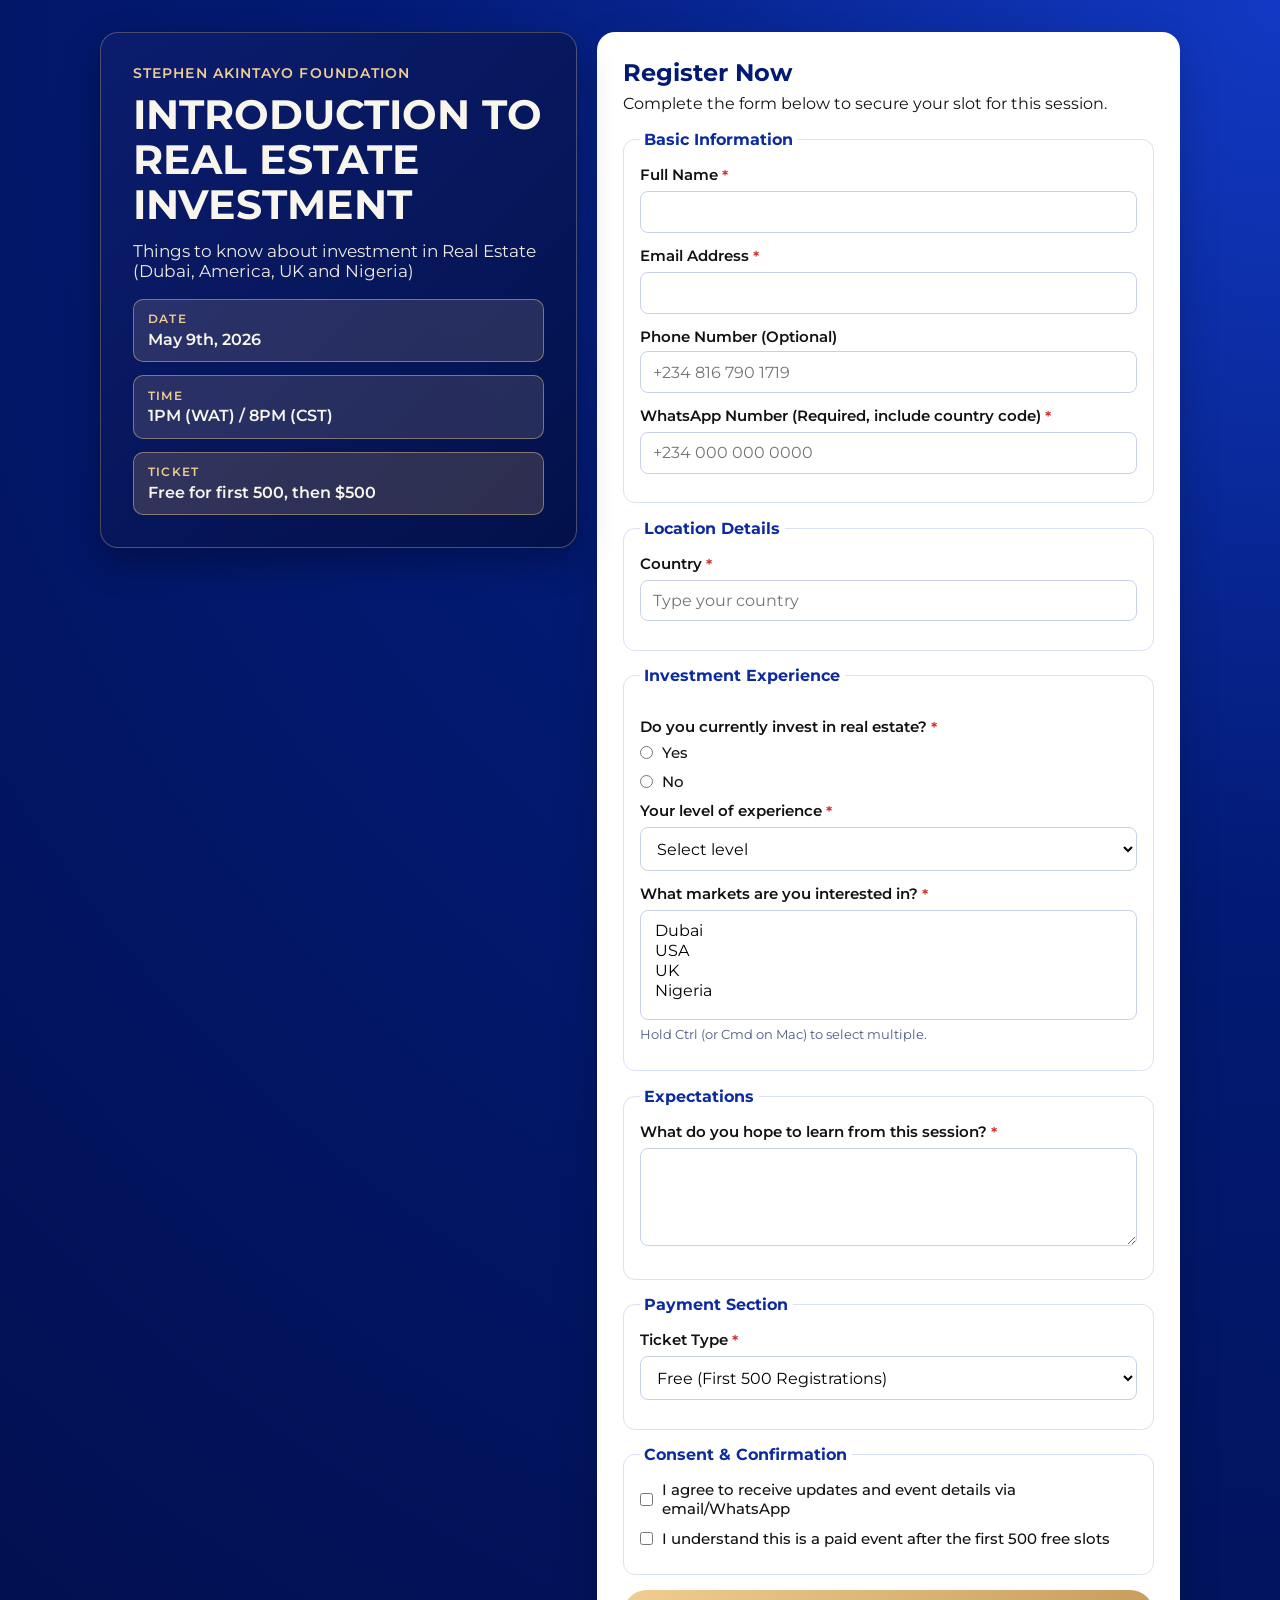
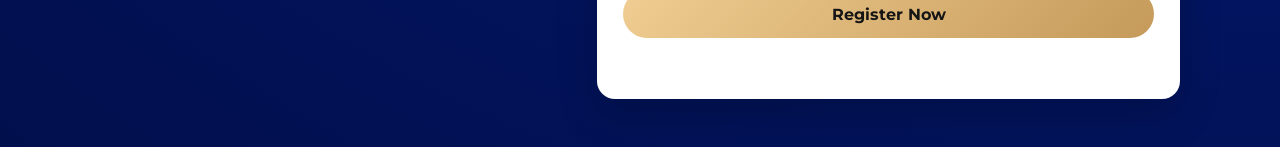
<file: index.html>
<!DOCTYPE html>
<html lang="en">
  <head>
    <meta charset="UTF-8" />
    <meta name="viewport" content="width=device-width, initial-scale=1.0" />
    <title>Introduction to Real Estate Investment | Register</title>
    <link rel="preconnect" href="https://fonts.googleapis.com" />
    <link rel="preconnect" href="https://fonts.gstatic.com" crossorigin />
    <link
      href="https://fonts.googleapis.com/css2?family=Montserrat:wght@400;500;600;700;800&display=swap"
      rel="stylesheet"
    />
    <link rel="stylesheet" href="styles.css" />
    <!-- Meta Pixel Code -->
    <script>
      !function(f,b,e,v,n,t,s)
      {if(f.fbq)return;n=f.fbq=function(){n.callMethod?
      n.callMethod.apply(n,arguments):n.queue.push(arguments)};
      if(!f._fbq)f._fbq=n;n.push=n;n.loaded=!0;n.version='2.0';
      n.queue=[];t=b.createElement(e);t.async=!0;
      t.src=v;s=b.getElementsByTagName(e)[0];
      s.parentNode.insertBefore(t,s)}(window, document,'script',
      'https://connect.facebook.net/en_US/fbevents.js');
      fbq('init', '1983826575553317');
      fbq('track', 'PageView');
    </script>
    <!-- End Meta Pixel Code -->
  </head>
  <body>
    <noscript
      ><img
        height="1"
        width="1"
        style="display: none"
        src="https://www.facebook.com/tr?id=1983826575553317&ev=PageView&noscript=1"
    /></noscript>
    <main class="page">
      <section class="hero">
        <p class="eyebrow">Stephen Akintayo Foundation</p>
        <h1>Introduction to Real Estate Investment</h1>
        <p class="subtext">
          Things to know about investment in Real Estate (Dubai, America, UK
          and Nigeria)
        </p>
        <div class="hero-badges">
          <div class="badge">
            <span class="label">Date</span>
            <span>May 9th, 2026</span>
          </div>
          <div class="badge">
            <span class="label">Time</span>
            <span>1PM (WAT) / 8PM (CST)</span>
          </div>
          <div class="badge accent">
            <span class="label">Ticket</span>
            <span>Free for first 500, then $500</span>
          </div>
        </div>
      </section>

      <section class="form-card" id="formSection">
        <h2>Register Now</h2>
        <p class="form-intro">
          Complete the form below to secure your slot for this session.
        </p>

        <form
          id="registrationForm"
          action="https://formspree.io/f/xyklryrp"
          method="POST"
          novalidate
        >
          <fieldset>
            <legend>Basic Information</legend>
            <label for="fullName">Full Name <span>*</span></label>
            <input id="fullName" name="fullName" type="text" required />

            <label for="email">Email Address <span>*</span></label>
            <input id="email" name="email" type="email" required />

            <label for="phone">Phone Number (Optional)</label>
            <input id="phone" name="phone" type="tel" placeholder="+234 816 790 1719" />

            <label for="whatsapp">WhatsApp Number (Required, include country code) <span>*</span></label>
            <input id="whatsapp" name="whatsapp" type="tel" placeholder="+234 000 000 0000" required />
          </fieldset>

          <fieldset>
            <legend>Location Details</legend>
            <label for="country">Country <span>*</span></label>
            <input id="country" name="country" type="text" placeholder="Type your country" required />
          </fieldset>

          <fieldset>
            <legend>Investment Experience</legend>
            <p class="group-label">Do you currently invest in real estate? <span>*</span></p>
            <label class="radio">
              <input type="radio" name="currentlyInvest" value="Yes" required />
              <span>Yes</span>
            </label>
            <label class="radio">
              <input type="radio" name="currentlyInvest" value="No" />
              <span>No</span>
            </label>

            <label for="experience">Your level of experience <span>*</span></label>
            <select id="experience" name="experience" required>
              <option value="">Select level</option>
              <option>Beginner</option>
              <option>Intermediate</option>
              <option>Advanced</option>
            </select>

            <label for="markets">What markets are you interested in? <span>*</span></label>
            <select id="markets" name="markets" multiple required>
              <option>Dubai</option>
              <option>USA</option>
              <option>UK</option>
              <option>Nigeria</option>
            </select>
            <small class="hint">Hold Ctrl (or Cmd on Mac) to select multiple.</small>
          </fieldset>

          <fieldset>
            <legend>Expectations</legend>
            <label for="expectations">What do you hope to learn from this session? <span>*</span></label>
            <textarea id="expectations" name="expectations" rows="4" required></textarea>
          </fieldset>

          <fieldset>
            <legend>Payment Section</legend>
            <label for="ticketType">Ticket Type <span>*</span></label>
            <select id="ticketType" name="ticketType" required>
              <option value="Free (First 500 Registrations)">Free (First 500 Registrations)</option>
              <option value="Paid ($500)">Paid ($500)</option>
            </select>
          </fieldset>

          <fieldset>
            <legend>Consent & Confirmation</legend>
            <label class="checkbox">
              <input type="checkbox" id="updatesConsent" name="updatesConsent" required />
              <span>I agree to receive updates and event details via email/WhatsApp</span>
            </label>
            <label class="checkbox">
              <input type="checkbox" id="paymentConsent" name="paymentConsent" required />
              <span>I understand this is a paid event after the first 500 free slots</span>
            </label>
          </fieldset>

          <button type="submit" class="submit-btn">Register Now</button>
          <p class="error-message" id="errorMessage" aria-live="polite"></p>
        </form>
      </section>

    </main>

    <script src="script.js"></script>
  </body>
</html>
</file>
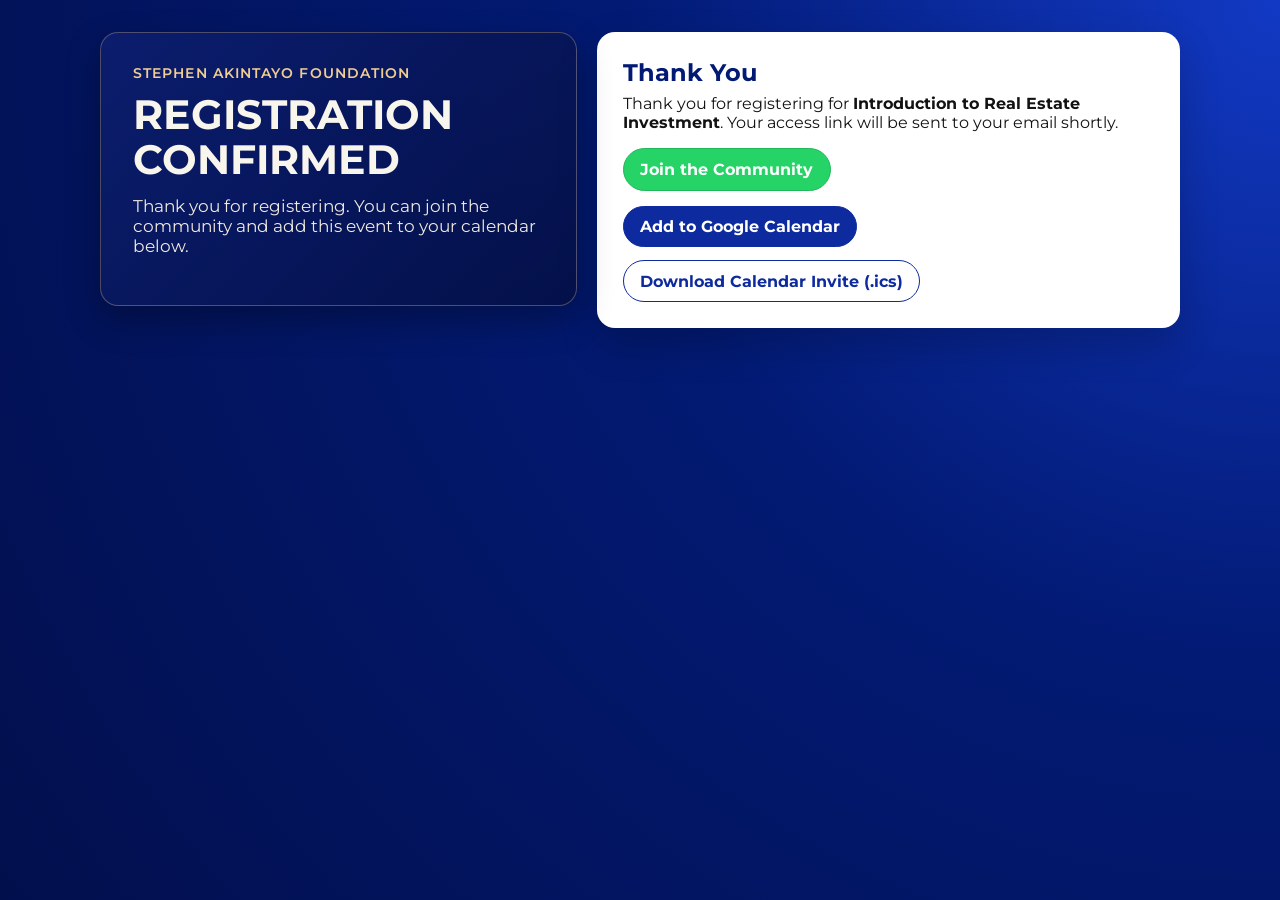
<file: thank-you.html>
<!DOCTYPE html>
<html lang="en">
  <head>
    <meta charset="UTF-8" />
    <meta name="viewport" content="width=device-width, initial-scale=1.0" />
    <title>Registration Confirmed | Introduction to Real Estate Investment</title>
    <link rel="preconnect" href="https://fonts.googleapis.com" />
    <link rel="preconnect" href="https://fonts.gstatic.com" crossorigin />
    <link
      href="https://fonts.googleapis.com/css2?family=Montserrat:wght@400;500;600;700;800&display=swap"
      rel="stylesheet"
    />
    <link rel="stylesheet" href="styles.css" />
    <!-- Meta Pixel Code -->
    <script>
      !function(f,b,e,v,n,t,s)
      {if(f.fbq)return;n=f.fbq=function(){n.callMethod?
      n.callMethod.apply(n,arguments):n.queue.push(arguments)};
      if(!f._fbq)f._fbq=n;n.push=n;n.loaded=!0;n.version='2.0';
      n.queue=[];t=b.createElement(e);t.async=!0;
      t.src=v;s=b.getElementsByTagName(e)[0];
      s.parentNode.insertBefore(t,s)}(window, document,'script',
      'https://connect.facebook.net/en_US/fbevents.js');
      fbq('init', '1983826575553317');
      fbq('track', 'PageView');
      fbq('track', 'Lead');
    </script>
    <!-- End Meta Pixel Code -->
  </head>
  <body>
    <noscript
      ><img
        height="1"
        width="1"
        style="display: none"
        src="https://www.facebook.com/tr?id=1983826575553317&ev=PageView&noscript=1"
    /></noscript>

    <main class="page">
      <section class="hero">
        <p class="eyebrow">Stephen Akintayo Foundation</p>
        <h1>Registration Confirmed</h1>
        <p class="subtext">
          Thank you for registering. You can join the community and add this event to your calendar below.
        </p>
      </section>

      <section class="success-card" aria-live="polite">
        <h2>Thank You</h2>
        <p>
          Thank you for registering for <strong>Introduction to Real Estate Investment</strong>.
          Your access link will be sent to your email shortly.
        </p>
        <a
          class="community-btn"
          href="https://chat.whatsapp.com/BUxPvy0VFeQFeu82OjA1HW"
          target="_blank"
          rel="noopener noreferrer"
        >
          Join the Community
        </a>
        <div class="calendar-actions">
          <a id="googleCalendarLink" target="_blank" rel="noopener noreferrer">Add to Google Calendar</a>
          <a id="icsDownloadLink" download="real-estate-investment-session.ics">Download Calendar Invite (.ics)</a>
        </div>
      </section>
    </main>

    <script src="thank-you.js"></script>
  </body>
</html>
</file>
<file: styles.css>
:root {
  --brand-blue: #021a74;
  --brand-blue-soft: #0d2b9f;
  --brand-gold: #f0cd92;
  --brand-gold-dark: #c59a5a;
  --text-light: #f8f5ed;
  --card-bg: #ffffff;
  --text-dark: #121212;
  --danger: #d32f2f;
}

* {
  box-sizing: border-box;
}

body {
  margin: 0;
  font-family: "Montserrat", Arial, sans-serif;
  color: var(--text-dark);
  background: radial-gradient(circle at top right, #1239c4 0%, var(--brand-blue) 42%, #020f4d 100%);
  min-height: 100vh;
}

.page {
  width: min(1080px, 94%);
  margin: 0 auto;
  padding: 2rem 0 3rem;
  display: grid;
  grid-template-columns: 1fr;
  gap: 1.25rem;
}

.hero {
  color: var(--text-light);
  background: linear-gradient(135deg, rgba(12, 30, 111, 0.92), rgba(3, 16, 70, 0.92));
  border: 1px solid rgba(240, 205, 146, 0.3);
  border-radius: 18px;
  padding: 2rem;
  box-shadow: 0 14px 35px rgba(0, 0, 0, 0.3);
}

.eyebrow {
  color: var(--brand-gold);
  font-weight: 600;
  letter-spacing: 0.08em;
  text-transform: uppercase;
  margin: 0 0 0.7rem;
  font-size: 0.85rem;
}

h1 {
  margin: 0;
  font-size: clamp(1.9rem, 3.2vw, 2.8rem);
  line-height: 1.1;
  text-transform: uppercase;
}

.subtext {
  margin-top: 0.85rem;
  margin-bottom: 1.1rem;
  max-width: 760px;
  color: #f0eadf;
  font-size: 1.05rem;
}

.hero-badges {
  display: grid;
  grid-template-columns: repeat(auto-fit, minmax(210px, 1fr));
  gap: 0.8rem;
}

.badge {
  background: rgba(240, 205, 146, 0.14);
  border: 1px solid rgba(240, 205, 146, 0.45);
  border-radius: 10px;
  padding: 0.8rem 0.9rem;
  display: flex;
  flex-direction: column;
  gap: 0.2rem;
  font-weight: 600;
}

.badge .label {
  text-transform: uppercase;
  font-size: 0.72rem;
  color: var(--brand-gold);
  letter-spacing: 0.09em;
}

.badge.accent {
  background: rgba(197, 154, 90, 0.22);
}

.form-card,
.success-card {
  background: var(--card-bg);
  border-radius: 18px;
  padding: 1.6rem;
  box-shadow: 0 16px 40px rgba(0, 0, 0, 0.2);
}

h2 {
  margin-top: 0;
  margin-bottom: 0.45rem;
  color: var(--brand-blue);
}

.form-intro {
  margin-top: 0;
  margin-bottom: 1.1rem;
}

fieldset {
  border: 1px solid #dbe1f5;
  border-radius: 12px;
  padding: 1rem;
  margin: 0 0 0.95rem;
}

legend {
  color: var(--brand-blue-soft);
  font-weight: 700;
  padding: 0 0.3rem;
}

label,
.group-label {
  display: block;
  margin-bottom: 0.35rem;
  font-size: 0.95rem;
  font-weight: 600;
}

span {
  vertical-align: middle;
}

label span:first-child,
.group-label span {
  color: var(--danger);
}

input,
select,
textarea {
  width: 100%;
  border: 1px solid #c9d1e8;
  border-radius: 8px;
  padding: 0.65rem 0.75rem;
  font: inherit;
  margin-bottom: 0.8rem;
  background: #fff;
}

input:focus,
select:focus,
textarea:focus {
  outline: 2px solid rgba(13, 43, 159, 0.22);
  border-color: var(--brand-blue-soft);
}

select[multiple] {
  min-height: 110px;
}

.radio,
.checkbox {
  display: flex;
  align-items: center;
  gap: 0.6rem;
  margin: 0 0 0.65rem;
  font-weight: 500;
}

.radio input,
.checkbox input {
  width: auto;
  margin: 0;
}

.hint {
  display: block;
  margin-top: -0.4rem;
  margin-bottom: 0.75rem;
  color: #4f5c87;
}

.submit-btn {
  width: 100%;
  border: none;
  border-radius: 999px;
  padding: 0.9rem 1rem;
  font: inherit;
  font-weight: 700;
  font-size: 1rem;
  color: #151515;
  background: linear-gradient(135deg, var(--brand-gold), var(--brand-gold-dark));
  cursor: pointer;
  transition: transform 0.15s ease, box-shadow 0.15s ease;
}

.submit-btn:hover {
  transform: translateY(-1px);
  box-shadow: 0 8px 18px rgba(0, 0, 0, 0.2);
}

.error-message {
  color: var(--danger);
  font-weight: 600;
  min-height: 1.2rem;
  margin-bottom: 0;
}

.success-card p {
  margin-top: 0;
}

.community-btn {
  display: inline-flex;
  align-items: center;
  justify-content: center;
  text-decoration: none;
  font-weight: 700;
  border-radius: 999px;
  padding: 0.7rem 1.05rem;
  margin-bottom: 0.9rem;
  background: #25d366;
  color: #fff;
  border: 1px solid #20b85a;
}

.calendar-actions {
  display: flex;
  flex-wrap: wrap;
  gap: 0.8rem;
}

.calendar-actions a {
  display: inline-flex;
  align-items: center;
  justify-content: center;
  text-decoration: none;
  font-weight: 700;
  border-radius: 999px;
  padding: 0.65rem 1rem;
  border: 1px solid var(--brand-blue-soft);
  color: var(--brand-blue-soft);
}

.calendar-actions a:first-child {
  background: var(--brand-blue-soft);
  color: #fff;
}

.hidden {
  display: none;
}

@media (min-width: 900px) {
  .page {
    grid-template-columns: 0.9fr 1.1fr;
    align-items: start;
  }

  .hero {
    position: sticky;
    top: 1rem;
  }
}
</file>
